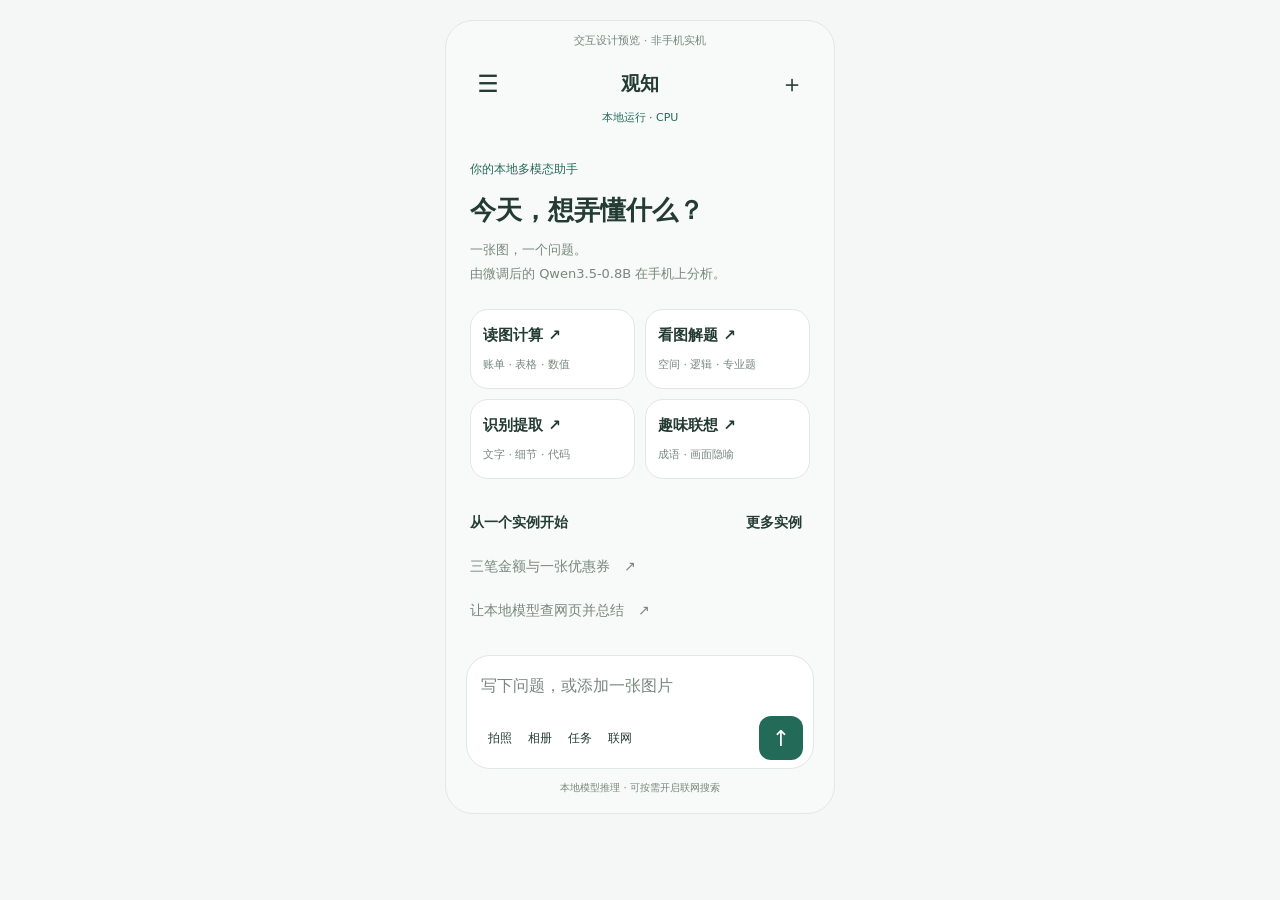
<file: docs/previews/mobile.html>
<!doctype html><html lang="zh-CN"><meta charset="utf-8"><meta name="viewport" content="width=device-width, initial-scale=1"><title>观知助手界面设计预览</title><style>:root{color-scheme:light}body{margin:0;background:#f4f7f5}button{cursor:pointer}</style><body><div id="guanzhi-local-web" class="viz-dotted-background">
<style>
#guanzhi-local-web {padding:20px 0;}
#guanzhi-local-web .gz-phone {--gz-bg:light-dark(#f7faf8,#18241f);--gz-paper:light-dark(#ffffff,#22322a);--gz-ink:light-dark(#243b34,#e1ece6);--gz-muted:light-dark(#78877f,#a7b9ae);--gz-green:light-dark(#236b58,#8ac5ad);--gz-line:light-dark(#e0e8e2,#3c5346);--gz-soft:light-dark(#e8f0ea,#304c3c);width:min(390px,100%);box-sizing:border-box;margin:auto;background:var(--gz-bg);color:var(--gz-ink);font-family:system-ui,'Microsoft YaHei',sans-serif;border:1px solid var(--gz-line);border-radius:28px;padding:12px 20px 18px;}
#guanzhi-local-web .gz-phone * {box-sizing:border-box;}
#guanzhi-local-web .gz-phone button {font:inherit;color:inherit;background:transparent;border:0;min-height:44px;padding:8px;border-radius:12px;}
#guanzhi-local-web .gz-head {display:flex;align-items:center;gap:8px;}
#guanzhi-local-web .gz-head strong {flex:1;text-align:center;font-size:19px;}
#guanzhi-local-web .gz-icon {width:44px;font-size:24px!important;flex-shrink:0;}
#guanzhi-local-web .gz-status {text-align:center;font-size:11px;color:var(--gz-green);padding:2px 0 24px;}
#guanzhi-local-web .gz-main {min-height:435px;}
#guanzhi-local-web .gz-intro {padding:12px 4px 0;}
#guanzhi-local-web .gz-eyebrow {font-size:12px;color:var(--gz-green);}
#guanzhi-local-web h2 {font-size:26px;font-weight:650;margin:14px 0 10px;line-height:1.4;}
#guanzhi-local-web p {font-size:13px;line-height:1.8;margin:0;color:var(--gz-muted);}
#guanzhi-local-web .gz-grid {display:grid;grid-template-columns:1fr 1fr;gap:10px;margin:24px 0 22px;}
#guanzhi-local-web .gz-phone .gz-tile {text-align:left;background:var(--gz-paper);border:1px solid var(--gz-line);border-radius:18px;padding:16px 12px;}
#guanzhi-local-web .gz-tile b {display:block;font-size:15px;margin-bottom:8px;}
#guanzhi-local-web .gz-tile small {font-size:11px;color:var(--gz-muted);}
#guanzhi-local-web .gz-heading {display:flex;align-items:center;justify-content:space-between;font-size:14px;font-weight:600;}
#guanzhi-local-web .gz-phone .gz-link {display:block;width:100%;text-align:left;padding:12px 0;font-size:14px;color:var(--gz-muted);}
#guanzhi-local-web .gz-compose {border:1px solid var(--gz-line);background:var(--gz-paper);border-radius:24px;padding:10px 10px 8px 14px;margin-top:22px;}
#guanzhi-local-web textarea {width:100%;resize:none;border:0;background:transparent;color:var(--gz-ink);font:16px/1.6 system-ui;min-height:46px;padding:7px 0;}
#guanzhi-local-web textarea::placeholder {color:var(--gz-muted);}
#guanzhi-local-web .gz-actions {display:flex;gap:2px;align-items:center;}
#guanzhi-local-web .gz-actions button {font-size:12px;padding:7px;white-space:nowrap;}
#guanzhi-local-web .gz-phone .gz-send {margin-left:auto;width:44px;font-size:22px;background:var(--gz-green);color:var(--gz-bg);}
#guanzhi-local-web .gz-phone .gz-on {background:var(--gz-green);color:var(--gz-bg);}
#guanzhi-local-web .gz-foot {font-size:10px;text-align:center;color:var(--gz-muted);padding-top:12px;}
#guanzhi-local-web .gz-user {background:var(--gz-soft);border-radius:20px;padding:14px 16px;margin:18px 0 26px 38px;font-size:16px;line-height:1.8;overflow-wrap:anywhere;}
#guanzhi-local-web .gz-identity {color:var(--gz-muted);font-size:12px;display:flex;align-items:center;gap:9px;}
#guanzhi-local-web .gz-mark {background:var(--gz-green);color:var(--gz-bg);border-radius:7px;padding:4px;}
#guanzhi-local-web .gz-answer {font-size:16px;line-height:1.9;padding:15px 0;white-space:pre-wrap;}
#guanzhi-local-web .gz-search {width:100%;background:var(--gz-paper);border:1px solid var(--gz-line);border-radius:18px;padding:14px;font:15px system-ui;color:var(--gz-ink);margin:5px 0 12px;}
#guanzhi-local-web .gz-tabs {display:flex;gap:6px;margin-bottom:14px;}
#guanzhi-local-web .gz-tabs button {flex:1;font-size:13px;background:var(--gz-soft);border-radius:20px;}
#guanzhi-local-web .gz-date {font-size:12px;color:var(--gz-muted);margin:18px 0 8px;}
#guanzhi-local-web .gz-history {display:flex;align-items:center;gap:12px;background:var(--gz-paper);border:1px solid var(--gz-line);border-radius:20px;padding:16px 10px 16px 12px;margin-bottom:10px;}
#guanzhi-local-web .gz-type {padding:12px;background:var(--gz-soft);border-radius:12px;color:var(--gz-green);font-size:14px;}
#guanzhi-local-web .gz-summary {min-width:0;flex:1;text-align:left;}
#guanzhi-local-web .gz-summary b {font-size:15px;display:block;white-space:nowrap;overflow:hidden;text-overflow:ellipsis;}
#guanzhi-local-web .gz-summary p {font-size:12px;white-space:nowrap;overflow:hidden;text-overflow:ellipsis;}
#guanzhi-local-web .gz-summary small {font-size:11px;color:var(--gz-muted);}
#guanzhi-local-web .gz-example {padding:17px;background:var(--gz-paper);border:1px solid var(--gz-line);border-radius:20px;margin:12px 0;}
#guanzhi-local-web .gz-example b {font-size:16px;}
#guanzhi-local-web .gz-example p {margin:10px 0;}
#guanzhi-local-web .gz-empty {text-align:center;color:var(--gz-muted);padding:65px 0;line-height:2;}
#guanzhi-local-web .gz-preview-label {font:11px system-ui;color:var(--gz-muted);text-align:center;padding-bottom:12px;}
</style>
<section class="gz-phone" aria-label="观知助手新版界面预览">
<div class="gz-preview-label">交互设计预览 · 非手机实机</div>
<header class="gz-head"><button class="gz-icon cursor-interaction" data-go="history" aria-label="打开对话记录">☰</button><strong id="gz-title">观知</strong><button class="gz-icon cursor-interaction" data-go="home" aria-label="新建对话">＋</button></header>
<div class="gz-status" id="gz-status">本地运行 · CPU</div>
<main class="gz-main" id="gz-content"></main>
<div class="gz-compose" id="gz-compose"><textarea id="gz-input" rows="1" aria-label="输入问题" placeholder="写下问题，或添加一张图片"></textarea><div class="gz-actions"><button data-attach class="cursor-interaction">拍照</button><button data-attach class="cursor-interaction">相册</button><button data-go="tasks" class="cursor-interaction">任务</button><button id="gz-web" class="cursor-interaction" aria-pressed="false">联网</button><button id="gz-send" class="gz-send cursor-interaction" aria-label="发送问题">↑</button></div></div>
<div class="gz-foot" id="gz-foot">本地模型推理 · 可按需开启联网搜索</div>
</section>
<script>
(()=>{
 const root=document.getElementById('guanzhi-local-web'),content=root.querySelector('#gz-content'),input=root.querySelector('#gz-input');
 const saved={};let screen=saved.screen||'home',web=!!saved.web,filter='全部',task=saved.task||'数值计算',question='';
 const examples={'数值计算':[['账单合计','三笔金额分别为 12.50 元、8.30 元、19.20 元，优惠 5 元。请逐步计算实付总额。'],['表格汇总','甲组 18、25、32，乙组 16、29、30，丙组 20、24、31。分别求和并比较。'],['拍票据核算','请从票据图片识别各项金额、折扣与合计，并自行复核。']], '空间推理':[['正方体相对面','展开图坐标：A(1,2)、B(2,1)、C(2,2)、D(2,3)、E(3,2)、F(4,2)。折成立方体后哪些面相对？'],['展开图选项','请分析图片中的展开图，判断哪个立方体选项能够折成。'],['折叠方向','请根据图片标记说明相邻面及折叠后的朝向。']], '文字提取':[['提取指定段落','请识别文档图片中指定段落，保留换行。'],['识别模糊字幕','请提取截图中的字幕，无法确认的字符标为不确定。'],['车牌文字','请提取图片中的车牌文字，模糊字符不要猜测。']]};
 const histories=[{title:'核算今天的购物账单',preview:'三笔金额与优惠，应如何计算？',kind:'聊',pinned:true},{title:'解读正方体展开图',preview:'判断相对面与折叠方向',kind:'图',pinned:false},{title:'本地模型怎么搜索网页',preview:'检索词 → 获取网页 → 本地总结',kind:'聊',pinned:false}];
 function persist(){}
 function esc(s){return s.replace(/[&<>"']/g,c=>({'&':'&amp;','<':'&lt;','>':'&gt;','"':'&quot;',"'":'&#39;'}[c]));}
 function render(){
  root.querySelector('#gz-title').textContent=screen==='history'?'对话记录':screen==='tasks'?'任务与实例':screen==='examples'?task:'观知';
  const back=root.querySelector('.gz-head button');back.textContent=['home','chat'].includes(screen)?'☰':'‹';back.dataset.go=['home','chat'].includes(screen)?'history':'home';back.setAttribute('aria-label',['home','chat'].includes(screen)?'打开对话记录':'返回主页');root.querySelector('#gz-status').hidden=!['home','chat'].includes(screen);
  root.querySelector('#gz-compose').hidden=!['home','chat'].includes(screen);
  root.querySelector('#gz-web').classList.toggle('gz-on',web);root.querySelector('#gz-web').textContent=web?'联网 ✓':'联网';root.querySelector('#gz-web').setAttribute('aria-pressed',String(web));root.querySelector('#gz-foot').textContent=web?'本地模型规划与总结 · 无需 API Key':'本地模型推理 · 可按需开启联网搜索';
  if(screen==='home')content.innerHTML='<div class="gz-intro"><div class="gz-eyebrow">你的本地多模态助手</div><h2>今天，想弄懂什么？</h2><p>一张图，一个问题。<br>由微调后的 Qwen3.5-0.8B 在手机上分析。</p><div class="gz-grid">'+[['读图计算','账单 · 表格 · 数值','数值计算'],['看图解题','空间 · 逻辑 · 专业题','空间推理'],['识别提取','文字 · 细节 · 代码','文字提取'],['趣味联想','成语 · 画面隐喻','趣味联想']].map(e=>'<button class="gz-tile cursor-interaction" data-task="'+e[2]+'"><b>'+e[0]+' ↗</b><small>'+e[1]+'</small></button>').join('')+'</div><div class="gz-heading">从一个实例开始<button data-go="tasks" class="cursor-interaction">更多实例</button></div><button class="gz-link cursor-interaction" data-example="0">三笔金额与一张优惠券　↗</button><button class="gz-link cursor-interaction" data-search-example>让本地模型查网页并总结　↗</button></div>';
  else if(screen==='history'){content.innerHTML='<input class="gz-search" id="gz-query" aria-label="搜索对话" placeholder="搜索你聊过的问题"><div class="gz-tabs">'+['全部','已置顶','回收站'].map(v=>'<button class="cursor-interaction '+(filter===v?'gz-on':'')+'" data-filter="'+v+'">'+v+'</button>').join('')+'</div><div id="gz-records"></div>';records('');}
  else if(screen==='tasks')content.innerHTML='<div class="gz-heading">每个问题，都交给模型</div><p>11 类任务，每类 3 个实例。下方展示部分入口。</p>'+['数值计算','空间推理','文字提取'].map(t=>'<button class="gz-link cursor-interaction" data-task="'+t+'">'+t+'　3 个实例　›</button>').join('')+'<button class="gz-link cursor-interaction" data-go="home">‹ 返回主页</button>';
  else if(screen==='examples'){const list=examples[task]||[['看图猜成语','请根据图片中的元素和关系推断成语。'],['画面隐喻','这张图片表达了什么隐喻？说明视觉依据。'],['文字与图案联想','请综合图片与文字，解释它们共同表达的意思。']];content.innerHTML='<p>选择实例填入问题；图片题需在 App 中添加图片。</p>'+list.map((e,i)=>'<div class="gz-example"><b>'+e[0]+'</b><p>'+e[1]+'</p><button class="cursor-interaction" data-example="'+i+'">试用这个实例 ↗</button></div>').join('')+'<button data-go="tasks" class="cursor-interaction">‹ 返回任务</button>';}
  else content.innerHTML='<div class="gz-user">'+esc(question||'请分析这道题，并给出推理过程。')+'</div><div class="gz-identity"><span class="gz-mark">观</span>观知 · 本地模型</div><div class="gz-answer">'+(web?'本地生成检索词 → 获取公开网页 → 本地阅读并总结。\n\n实际 App 会展示检索状态和来源链接，无需填写 API Key。':'数值计算、图片识字和空间分析，都交给手机里的微调量化模型推理。')+'</div><p>这是界面演示，不运行模型，也不伪造回答。请在 APK 中体验实际生成。</p><div class="gz-actions"><button data-go="home" class="cursor-interaction">返回主页</button><button data-go="history" class="cursor-interaction">对话记录</button></div>';
 }
 function records(q){const list=filter==='回收站'?[]:histories.filter(h=>(filter!=='已置顶'||h.pinned)&&(h.title+h.preview).includes(q));root.querySelector('#gz-records').innerHTML=list.length?'<div class="gz-date">演示记录 · 今天</div>'+list.map(h=>'<div class="gz-history"><div class="gz-type">'+h.kind+'</div><button class="gz-summary cursor-interaction" data-history="'+h.title+'"><b>'+h.title+'</b><p>'+h.preview+'</p><small>'+(h.pinned?'已置顶 · ':'')+'演示</small></button><button class="cursor-interaction" data-pin="'+h.title+'" aria-label="切换置顶">⋯</button></div>').join(''):'<div class="gz-empty">'+(filter==='回收站'?'回收站为空<br>删除的对话可在这里恢复':'没有找到相关对话<br>换个关键词试试')+'</div>';}
 root.addEventListener('click',e=>{const b=e.target.closest('button');if(!b)return;
  if(b.dataset.go){screen=b.dataset.go;render();}
  else if(b.dataset.task){task=b.dataset.task;screen='examples';render();}
  else if(b.dataset.example!==undefined){const t=screen==='home'?'数值计算':task;question=(examples[t]||[['看图猜成语','请根据图片中的元素和关系推断成语。'],['画面隐喻','这张图片表达了什么隐喻？'],['文字与图案联想','请解释图片与文字共同表达的意思。']])[Number(b.dataset.example)][1];screen='home';render();input.value=question;}
  else if(b.hasAttribute('data-search-example')){web=true;input.value='搜索 Qwen3.5-0.8B 的官方说明并总结。';render();}
  else if(b.id==='gz-web'){web=!web;render();}
  else if(b.id==='gz-send'){question=input.value.trim();if(!question){input.focus();return;}screen='chat';input.value='';render();}
  else if(b.dataset.filter){filter=b.dataset.filter;render();}
  else if(b.dataset.history){question=b.dataset.history;screen='chat';render();}
  else if(b.dataset.pin){const h=histories.find(x=>x.title===b.dataset.pin);h.pinned=!h.pinned;records(root.querySelector('#gz-query').value);}
  else if(b.hasAttribute('data-attach'))root.querySelector('#gz-status').textContent='请在 APK 中使用拍照与相册';
  persist();
 });
 root.addEventListener('input',e=>{if(e.target.id==='gz-query')records(e.target.value);});
 render();
})();
</script>
</div></body></html>
</file>
